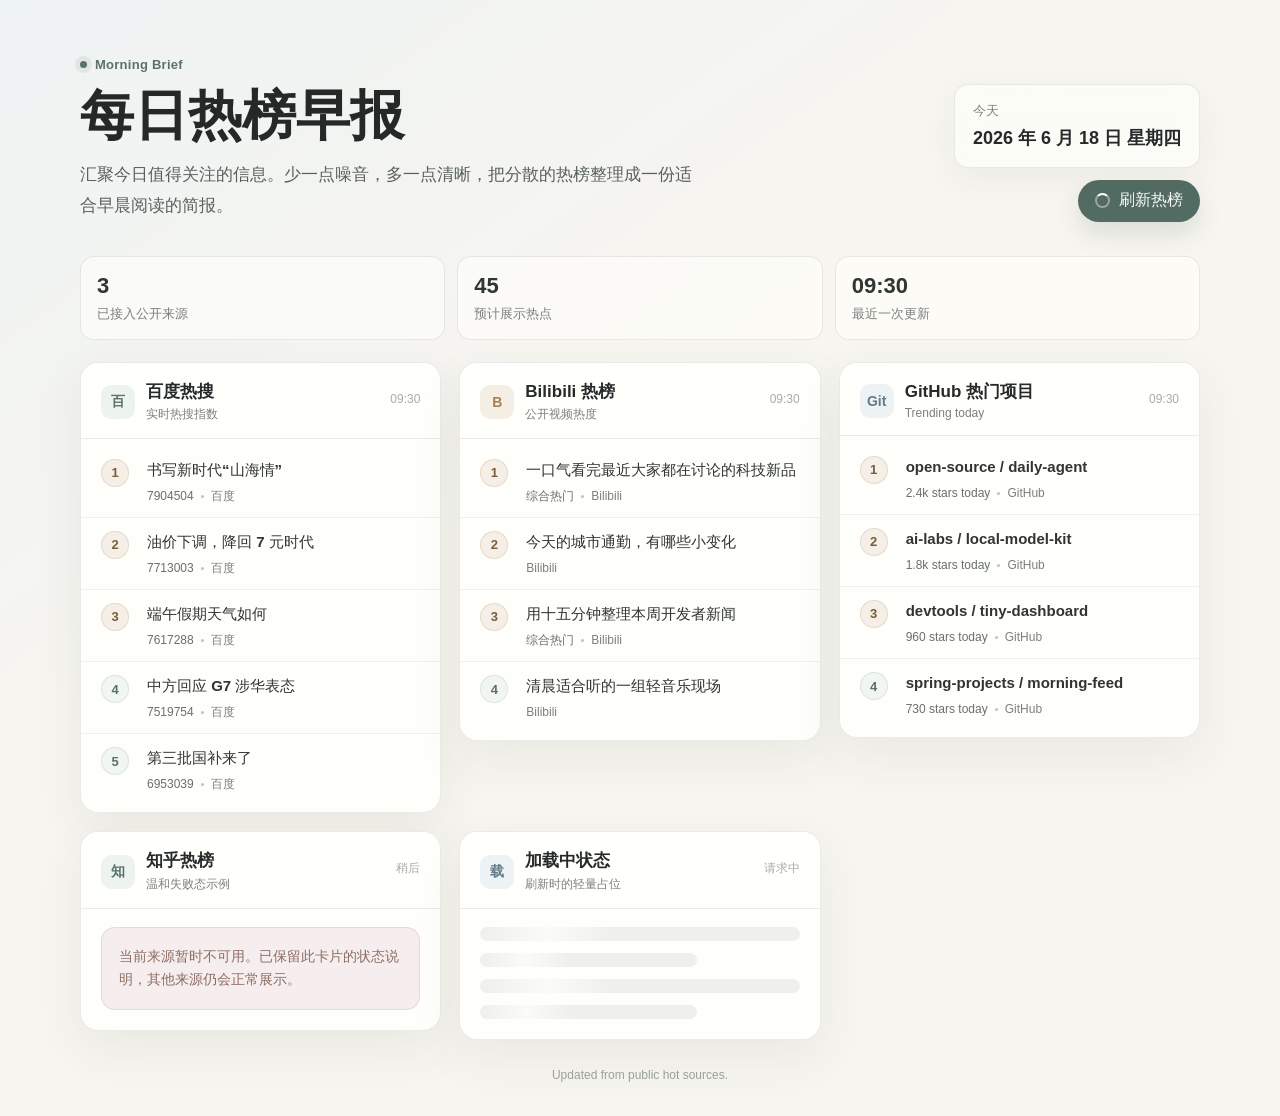
<file: ui-preview.html>
<!DOCTYPE html>
<html lang="zh-CN">
<head>
  <meta charset="UTF-8" />
  <meta name="viewport" content="width=device-width, initial-scale=1.0" />
  <title>每日热榜早报 - UI Preview</title>
  <style>
    :root {
      --page: #f7f5ef;
      --page-cool: #eef3f4;
      --card: rgba(255, 255, 252, 0.88);
      --card-solid: #fffefa;
      --text: #262a2b;
      --subtle: #7b817f;
      --faint: #a7adaa;
      --line: rgba(67, 78, 75, 0.11);
      --line-strong: rgba(67, 78, 75, 0.17);
      --sage: #59736a;
      --sage-soft: #edf3ef;
      --blue: #647b8a;
      --blue-soft: #edf2f4;
      --warm: #a77f52;
      --warm-soft: #f5eee5;
      --error: #8d6d63;
      --error-soft: #f6eeee;
      --shadow: 0 18px 50px rgba(55, 64, 61, 0.07);
      --shadow-hover: 0 22px 58px rgba(55, 64, 61, 0.11);
    }

    * {
      box-sizing: border-box;
    }

    html {
      background: var(--page);
    }

    body {
      margin: 0;
      min-height: 100vh;
      color: var(--text);
      font-family: -apple-system, BlinkMacSystemFont, "Segoe UI", "PingFang SC", "Microsoft YaHei", sans-serif;
      background:
        linear-gradient(145deg, rgba(238, 243, 244, 0.92) 0%, rgba(247, 245, 239, 0.74) 42%, rgba(247, 245, 239, 0) 72%),
        var(--page);
    }

    a {
      color: inherit;
      text-decoration: none;
    }

    button {
      font: inherit;
    }

    .page {
      width: min(1120px, calc(100% - 40px));
      margin: 0 auto;
      padding: 44px 0 34px;
    }

    .hero {
      display: grid;
      grid-template-columns: minmax(0, 1fr) auto;
      gap: 28px;
      align-items: end;
      padding: 10px 0 34px;
    }

    .kicker {
      display: inline-flex;
      align-items: center;
      gap: 8px;
      margin-bottom: 14px;
      color: var(--sage);
      font-size: 13px;
      font-weight: 650;
      letter-spacing: 0.02em;
    }

    .kicker::before {
      content: "";
      width: 7px;
      height: 7px;
      border-radius: 99px;
      background: var(--sage);
      box-shadow: 0 0 0 5px rgba(89, 115, 106, 0.1);
    }

    h1 {
      margin: 0;
      color: #242827;
      font-size: clamp(32px, 5vw, 54px);
      font-weight: 720;
      line-height: 1.08;
      letter-spacing: 0;
    }

    .subtitle {
      max-width: 620px;
      margin: 16px 0 0;
      color: #59615e;
      font-size: 17px;
      line-height: 1.8;
    }

    .hero-side {
      display: grid;
      gap: 12px;
      justify-items: end;
    }

    .date-card {
      min-width: 240px;
      padding: 17px 18px;
      border: 1px solid var(--line);
      border-radius: 14px;
      background: rgba(255, 255, 252, 0.64);
      box-shadow: 0 12px 34px rgba(55, 64, 61, 0.05);
      backdrop-filter: blur(12px);
    }

    .date-label {
      color: var(--subtle);
      font-size: 13px;
    }

    .date-main {
      margin-top: 6px;
      font-size: 18px;
      font-weight: 680;
    }

    .refresh {
      display: inline-flex;
      align-items: center;
      justify-content: center;
      gap: 9px;
      min-height: 42px;
      padding: 0 16px;
      border: 1px solid rgba(89, 115, 106, 0.22);
      border-radius: 999px;
      color: #f9fbf8;
      background: #536c63;
      cursor: pointer;
      box-shadow: 0 12px 24px rgba(83, 108, 99, 0.16);
      transition: transform 180ms ease, box-shadow 180ms ease, background 180ms ease;
    }

    .refresh:hover {
      background: #48625a;
      box-shadow: 0 15px 28px rgba(83, 108, 99, 0.2);
      transform: translateY(-1px);
    }

    .refresh:disabled {
      cursor: wait;
      opacity: 0.78;
      transform: none;
    }

    .refresh-icon {
      width: 15px;
      height: 15px;
      border: 2px solid rgba(255, 255, 255, 0.42);
      border-top-color: #ffffff;
      border-radius: 50%;
    }

    .refresh.is-loading .refresh-icon {
      animation: spin 800ms linear infinite;
    }

    @keyframes spin {
      to {
        transform: rotate(360deg);
      }
    }

    .brief-strip {
      display: grid;
      grid-template-columns: repeat(3, minmax(0, 1fr));
      gap: 12px;
      margin-bottom: 22px;
    }

    .brief-item {
      min-height: 78px;
      padding: 16px;
      border: 1px solid var(--line);
      border-radius: 14px;
      background: rgba(255, 255, 252, 0.58);
    }

    .brief-value {
      color: #303634;
      font-size: 22px;
      font-weight: 700;
    }

    .brief-label {
      margin-top: 6px;
      color: var(--subtle);
      font-size: 13px;
    }

    .source-grid {
      display: grid;
      grid-template-columns: repeat(3, minmax(0, 1fr));
      gap: 18px;
      align-items: start;
    }

    .source-card {
      overflow: hidden;
      border: 1px solid var(--line);
      border-radius: 18px;
      background: var(--card);
      box-shadow: var(--shadow);
      transition: transform 180ms ease, box-shadow 180ms ease, border-color 180ms ease;
    }

    .source-card:hover {
      border-color: var(--line-strong);
      box-shadow: var(--shadow-hover);
      transform: translateY(-2px);
    }

    .source-head {
      display: flex;
      align-items: flex-start;
      justify-content: space-between;
      gap: 14px;
      padding: 19px 20px 15px;
      border-bottom: 1px solid var(--line);
      background: linear-gradient(180deg, rgba(255, 255, 252, 0.94), rgba(255, 255, 252, 0.64));
    }

    .source-title {
      display: flex;
      gap: 11px;
      align-items: center;
      min-width: 0;
    }

    .source-mark {
      display: grid;
      place-items: center;
      width: 34px;
      height: 34px;
      flex: 0 0 auto;
      border-radius: 10px;
      color: var(--sage);
      background: var(--sage-soft);
      font-size: 14px;
      font-weight: 720;
    }

    .source-card.github .source-mark {
      color: var(--blue);
      background: var(--blue-soft);
    }

    .source-card.bilibili .source-mark {
      color: var(--warm);
      background: var(--warm-soft);
    }

    .source-name {
      font-size: 17px;
      font-weight: 720;
      line-height: 1.2;
    }

    .source-desc {
      margin-top: 4px;
      color: var(--subtle);
      font-size: 12px;
    }

    .source-time {
      flex: 0 0 auto;
      color: var(--faint);
      font-size: 12px;
      line-height: 34px;
    }

    .hot-list {
      margin: 0;
      padding: 7px 0;
      list-style: none;
    }

    .hot-item {
      display: grid;
      grid-template-columns: 34px minmax(0, 1fr);
      gap: 12px;
      padding: 12px 20px;
      border-bottom: 1px solid rgba(67, 78, 75, 0.075);
    }

    .hot-item:last-child {
      border-bottom: 0;
    }

    .rank {
      display: grid;
      place-items: center;
      width: 28px;
      height: 28px;
      margin-top: 1px;
      border: 1px solid rgba(89, 115, 106, 0.14);
      border-radius: 999px;
      color: var(--sage);
      background: rgba(237, 243, 239, 0.72);
      font-size: 13px;
      font-weight: 720;
    }

    .hot-item:nth-child(1) .rank,
    .hot-item:nth-child(2) .rank,
    .hot-item:nth-child(3) .rank {
      color: #7a5d36;
      border-color: rgba(167, 127, 82, 0.2);
      background: rgba(245, 238, 229, 0.9);
    }

    .item-title {
      display: inline;
      color: #303534;
      font-size: 15px;
      font-weight: 560;
      line-height: 1.55;
      text-decoration-color: transparent;
      text-underline-offset: 4px;
      transition: color 160ms ease, text-decoration-color 160ms ease;
    }

    .item-title:hover {
      color: var(--sage);
      text-decoration: underline;
      text-decoration-color: rgba(89, 115, 106, 0.32);
    }

    .item-meta {
      display: flex;
      flex-wrap: wrap;
      gap: 7px;
      align-items: center;
      margin-top: 7px;
      color: var(--subtle);
      font-size: 12px;
      line-height: 1.4;
    }

    .heat {
      color: #68706d;
    }

    .divider {
      width: 3px;
      height: 3px;
      border-radius: 99px;
      background: #bdc4c0;
    }

    .soft-state {
      margin: 18px 20px 20px;
      padding: 17px;
      border: 1px solid rgba(141, 109, 99, 0.16);
      border-radius: 14px;
      color: var(--error);
      background: var(--error-soft);
      font-size: 14px;
      line-height: 1.7;
    }

    .loading-state {
      display: grid;
      gap: 12px;
      margin: 18px 20px 20px;
    }

    .skeleton {
      overflow: hidden;
      height: 14px;
      border-radius: 999px;
      background: rgba(67, 78, 75, 0.08);
    }

    .skeleton.short {
      width: 68%;
    }

    .skeleton::after {
      content: "";
      display: block;
      width: 42%;
      height: 100%;
      border-radius: inherit;
      background: linear-gradient(90deg, transparent, rgba(255, 255, 255, 0.72), transparent);
      animation: shimmer 1400ms ease-in-out infinite;
    }

    @keyframes shimmer {
      from {
        transform: translateX(-100%);
      }
      to {
        transform: translateX(260%);
      }
    }

    .footer {
      margin-top: 28px;
      color: #9aa09d;
      font-size: 12px;
      text-align: center;
    }

    @media (max-width: 980px) {
      .hero {
        grid-template-columns: 1fr;
        align-items: start;
      }

      .hero-side {
        justify-items: stretch;
      }

      .date-card {
        min-width: 0;
      }

      .source-grid {
        grid-template-columns: 1fr;
      }
    }

    @media (max-width: 720px) {
      .page {
        width: min(100% - 26px, 1120px);
        padding-top: 28px;
      }

      .hero {
        gap: 20px;
        padding-bottom: 24px;
      }

      .subtitle {
        font-size: 15px;
      }

      .brief-strip {
        grid-template-columns: 1fr;
      }

      .source-head {
        padding: 17px 16px 13px;
      }

      .hot-item {
        grid-template-columns: 32px minmax(0, 1fr);
        padding: 13px 16px;
      }

      .item-title {
        font-size: 15px;
      }

      .refresh {
        width: 100%;
      }
    }
  </style>
</head>
<body>
  <main class="page">
    <header class="hero">
      <section>
        <div class="kicker">Morning Brief</div>
        <h1>每日热榜早报</h1>
        <p class="subtitle">汇聚今日值得关注的信息。少一点噪音，多一点清晰，把分散的热榜整理成一份适合早晨阅读的简报。</p>
      </section>

      <aside class="hero-side" aria-label="刷新和日期">
        <div class="date-card">
          <div class="date-label">今天</div>
          <div class="date-main">2026 年 6 月 18 日 星期四</div>
        </div>
        <button class="refresh" id="refreshButton" type="button" aria-label="刷新热榜">
          <span class="refresh-icon" aria-hidden="true"></span>
          <span class="refresh-text">刷新热榜</span>
        </button>
      </aside>
    </header>

    <section class="brief-strip" aria-label="聚合状态">
      <div class="brief-item">
        <div class="brief-value">3</div>
        <div class="brief-label">已接入公开来源</div>
      </div>
      <div class="brief-item">
        <div class="brief-value">45</div>
        <div class="brief-label">预计展示热点</div>
      </div>
      <div class="brief-item">
        <div class="brief-value">09:30</div>
        <div class="brief-label">最近一次更新</div>
      </div>
    </section>

    <section class="source-grid" aria-label="热榜来源">
      <article class="source-card">
        <div class="source-head">
          <div class="source-title">
            <div class="source-mark">百</div>
            <div>
              <div class="source-name">百度热搜</div>
              <div class="source-desc">实时热搜指数</div>
            </div>
          </div>
          <div class="source-time">09:30</div>
        </div>
        <ol class="hot-list">
          <li class="hot-item">
            <div class="rank">1</div>
            <div>
              <a class="item-title" href="#">书写新时代“山海情”</a>
              <div class="item-meta"><span class="heat">7904504</span><span class="divider"></span><span>百度</span></div>
            </div>
          </li>
          <li class="hot-item">
            <div class="rank">2</div>
            <div>
              <a class="item-title" href="#">油价下调，降回 7 元时代</a>
              <div class="item-meta"><span class="heat">7713003</span><span class="divider"></span><span>百度</span></div>
            </div>
          </li>
          <li class="hot-item">
            <div class="rank">3</div>
            <div>
              <a class="item-title" href="#">端午假期天气如何</a>
              <div class="item-meta"><span class="heat">7617288</span><span class="divider"></span><span>百度</span></div>
            </div>
          </li>
          <li class="hot-item">
            <div class="rank">4</div>
            <div>
              <a class="item-title" href="#">中方回应 G7 涉华表态</a>
              <div class="item-meta"><span class="heat">7519754</span><span class="divider"></span><span>百度</span></div>
            </div>
          </li>
          <li class="hot-item">
            <div class="rank">5</div>
            <div>
              <a class="item-title" href="#">第三批国补来了</a>
              <div class="item-meta"><span class="heat">6953039</span><span class="divider"></span><span>百度</span></div>
            </div>
          </li>
        </ol>
      </article>

      <article class="source-card bilibili">
        <div class="source-head">
          <div class="source-title">
            <div class="source-mark">B</div>
            <div>
              <div class="source-name">Bilibili 热榜</div>
              <div class="source-desc">公开视频热度</div>
            </div>
          </div>
          <div class="source-time">09:30</div>
        </div>
        <ol class="hot-list">
          <li class="hot-item">
            <div class="rank">1</div>
            <div>
              <a class="item-title" href="#">一口气看完最近大家都在讨论的科技新品</a>
              <div class="item-meta"><span class="heat">综合热门</span><span class="divider"></span><span>Bilibili</span></div>
            </div>
          </li>
          <li class="hot-item">
            <div class="rank">2</div>
            <div>
              <a class="item-title" href="#">今天的城市通勤，有哪些小变化</a>
              <div class="item-meta"><span>Bilibili</span></div>
            </div>
          </li>
          <li class="hot-item">
            <div class="rank">3</div>
            <div>
              <a class="item-title" href="#">用十五分钟整理本周开发者新闻</a>
              <div class="item-meta"><span class="heat">综合热门</span><span class="divider"></span><span>Bilibili</span></div>
            </div>
          </li>
          <li class="hot-item">
            <div class="rank">4</div>
            <div>
              <a class="item-title" href="#">清晨适合听的一组轻音乐现场</a>
              <div class="item-meta"><span>Bilibili</span></div>
            </div>
          </li>
        </ol>
      </article>

      <article class="source-card github">
        <div class="source-head">
          <div class="source-title">
            <div class="source-mark">Git</div>
            <div>
              <div class="source-name">GitHub 热门项目</div>
              <div class="source-desc">Trending today</div>
            </div>
          </div>
          <div class="source-time">09:30</div>
        </div>
        <ol class="hot-list">
          <li class="hot-item">
            <div class="rank">1</div>
            <div>
              <a class="item-title" href="#">open-source / daily-agent</a>
              <div class="item-meta"><span class="heat">2.4k stars today</span><span class="divider"></span><span>GitHub</span></div>
            </div>
          </li>
          <li class="hot-item">
            <div class="rank">2</div>
            <div>
              <a class="item-title" href="#">ai-labs / local-model-kit</a>
              <div class="item-meta"><span class="heat">1.8k stars today</span><span class="divider"></span><span>GitHub</span></div>
            </div>
          </li>
          <li class="hot-item">
            <div class="rank">3</div>
            <div>
              <a class="item-title" href="#">devtools / tiny-dashboard</a>
              <div class="item-meta"><span class="heat">960 stars today</span><span class="divider"></span><span>GitHub</span></div>
            </div>
          </li>
          <li class="hot-item">
            <div class="rank">4</div>
            <div>
              <a class="item-title" href="#">spring-projects / morning-feed</a>
              <div class="item-meta"><span class="heat">730 stars today</span><span class="divider"></span><span>GitHub</span></div>
            </div>
          </li>
        </ol>
      </article>

      <article class="source-card">
        <div class="source-head">
          <div class="source-title">
            <div class="source-mark">知</div>
            <div>
              <div class="source-name">知乎热榜</div>
              <div class="source-desc">温和失败态示例</div>
            </div>
          </div>
          <div class="source-time">稍后</div>
        </div>
        <div class="soft-state">
          当前来源暂时不可用。已保留此卡片的状态说明，其他来源仍会正常展示。
        </div>
      </article>

      <article class="source-card github">
        <div class="source-head">
          <div class="source-title">
            <div class="source-mark">载</div>
            <div>
              <div class="source-name">加载中状态</div>
              <div class="source-desc">刷新时的轻量占位</div>
            </div>
          </div>
          <div class="source-time">请求中</div>
        </div>
        <div class="loading-state" aria-label="加载中">
          <div class="skeleton"></div>
          <div class="skeleton short"></div>
          <div class="skeleton"></div>
          <div class="skeleton short"></div>
        </div>
      </article>
    </section>

    <footer class="footer">Updated from public hot sources.</footer>
  </main>

  <script>
    const refreshButton = document.querySelector("#refreshButton");
    const refreshText = refreshButton.querySelector(".refresh-text");

    refreshButton.addEventListener("click", () => {
      refreshButton.classList.add("is-loading");
      refreshButton.disabled = true;
      refreshText.textContent = "刷新中";

      window.setTimeout(() => {
        refreshButton.classList.remove("is-loading");
        refreshButton.disabled = false;
        refreshText.textContent = "刷新热榜";
      }, 900);
    });
  </script>
</body>
</html>
</file>
